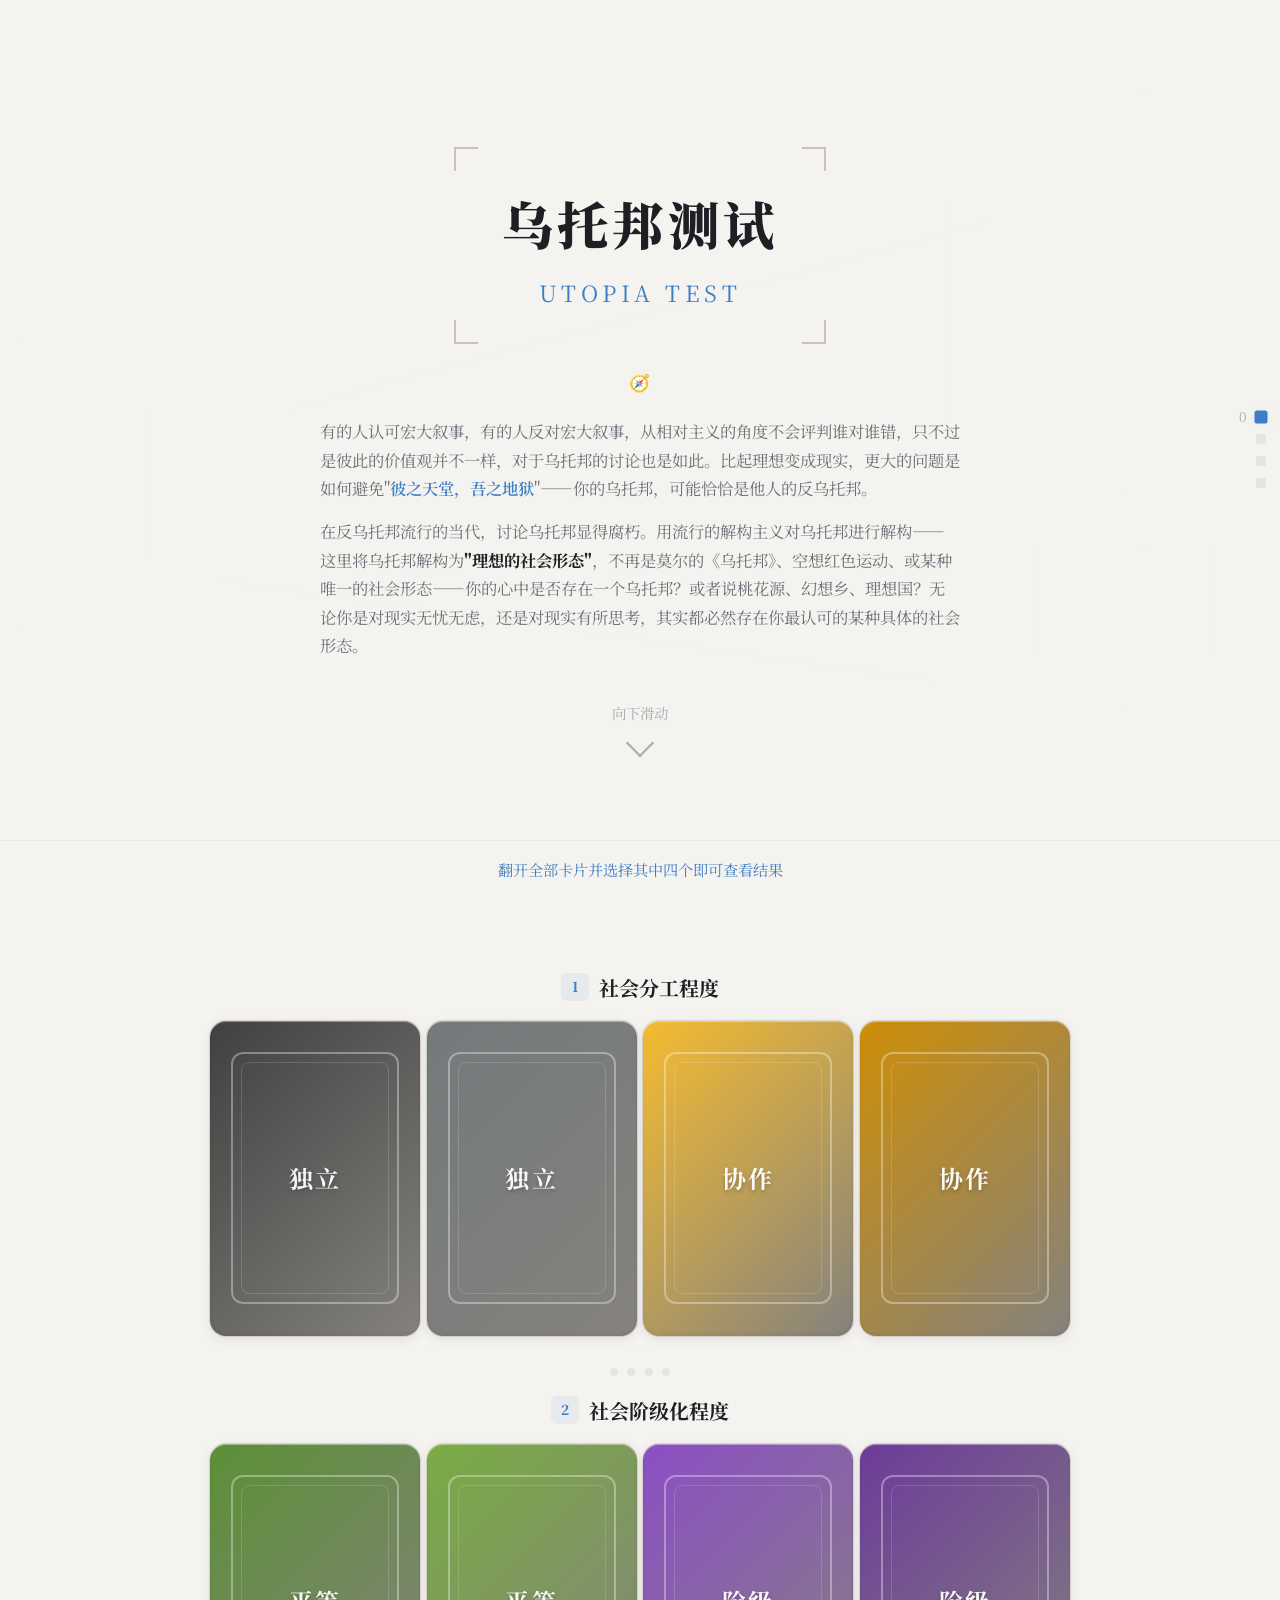
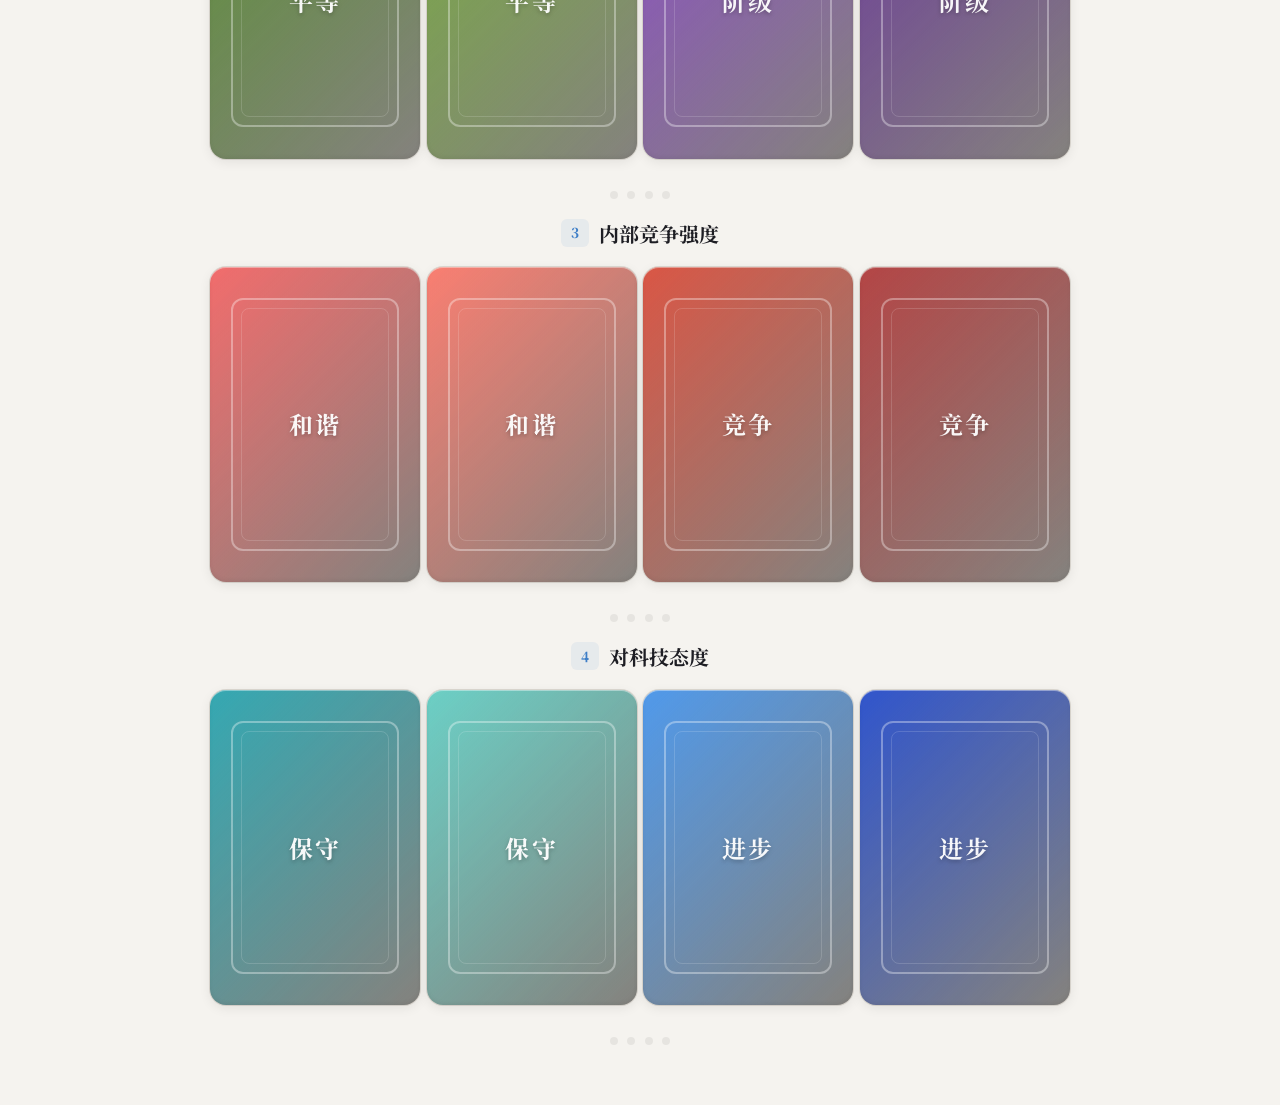
<file: docs/index.html>
<!DOCTYPE html>
<html lang="zh-CN">
<head>
    <meta charset="UTF-8">
    <meta name="viewport" content="width=device-width, initial-scale=1.0, maximum-scale=1.0, user-scalable=no">
    <title>乌托邦测试 — Utopia Test</title>
    <link rel="preconnect" href="https://fonts.googleapis.com">
    <link rel="preconnect" href="https://fonts.gstatic.com" crossorigin>
    <link href="https://fonts.googleapis.com/css2?family=Noto+Serif+SC:wght@400;700;900&display=swap" rel="stylesheet">
    <link rel="stylesheet" href="static/css/style.css">
</head>
<body>
    <!-- 背景装饰 -->
    <div class="bg-decor">
        <div class="bg-hex bg-hex-1"></div>
        <div class="bg-hex bg-hex-2"></div>
        <div class="bg-hex bg-hex-3"></div>
        <div class="bg-line bg-line-1"></div>
        <div class="bg-line bg-line-2"></div>
    </div>

    <main id="app">

        <!-- ====== Intro ====== -->
        <section id="intro" class="section intro-section">
            <div class="intro-content">
                <div class="title-frame">
                    <div class="title-frame-corner tl"></div>
                    <div class="title-frame-corner tr"></div>
                    <div class="title-frame-corner bl"></div>
                    <div class="title-frame-corner br"></div>
                    <h1 class="main-title">
                        <span class="title-line">乌托邦测试</span>
                        <span class="title-line en">Utopia Test</span>
                    </h1>
                </div>
                <p class="intro-tagline">🧭</p>
                <div class="intro-text">
                    <p>有的人认可宏大叙事，有的人反对宏大叙事，从相对主义的角度不会评判谁对谁错，只不过是彼此的价值观并不一样，对于乌托邦的讨论也是如此。比起理想变成现实，更大的问题是如何避免"<em>彼之天堂，吾之地狱</em>"——你的乌托邦，可能恰恰是他人的反乌托邦。</p>
                    <p>在反乌托邦流行的当代，讨论乌托邦显得腐朽。用流行的解构主义对乌托邦进行解构——这里将乌托邦解构为<strong>"理想的社会形态"</strong>，不再是莫尔的《乌托邦》、空想红色运动、或某种唯一的社会形态——你的心中是否存在一个乌托邦？或者说桃花源、幻想乡、理想国？无论你是对现实无忧无虑，还是对现实有所思考，其实都必然存在你最认可的某种具体的社会形态。</p>
                </div>
                <div class="scroll-hint">
                    <span>向下滑动</span>
                    <div class="scroll-arrow"></div>
                </div>
            </div>
        </section>

        <!-- ====== Cards (built by JS) ====== -->
        <section id="cards" class="section cards-section"></section>

        <!-- ====== Result ====== -->
        <section id="result" class="section result-section hidden">
            <div id="result-content"></div>
        </section>

    </main>

    <nav id="side-progress" class="side-progress">
        <span class="sp-dot" data-sp="0"></span>
        <span class="sp-dot" data-sp="1"></span>
        <span class="sp-dot" data-sp="2"></span>
        <span class="sp-dot" data-sp="3"></span>
    </nav>

    <div id="bottom-hint" class="bottom-hint hidden">
        <span>翻开全部卡片并选择其中四个即可查看结果</span>
    </div>

    <div id="toast" class="toast hidden"></div>

    <div id="confirm-modal" class="modal-overlay hidden">
        <div class="modal-box">
            <p class="modal-text">是否查看结果？</p>
            <div class="modal-buttons">
                <button id="btn-yes" class="modal-btn btn-primary">是</button>
                <button id="btn-no" class="modal-btn btn-secondary">否</button>
            </div>
        </div>
    </div>

    <script>
    // 内嵌数据以支持 file:// 协议直接打开（避免 fetch CORS 限制）
    // 与 data/dimensions.json 和 data/results.json 保持同步
    window.DIMENSIONS_DATA = [{"id":0,"key":"division","name":"社会分工程度","abbr_left":"I (独)","abbr_right":"C (协)","poles":{"left":"独立 (I)","right":"协作 (C)","left_char":"独","right_char":"协"},"labels":{"-2":"自我主宰","-1":"自给自足","1":"简单分工","2":"复杂分工"},"cards":{"-2":{"text":"个体自给自足自治，独立自主解决一切，仅在某些情况如灾难动员时参与社会分工","abbr":"独立","color":"#404040","color_name":"黑色"},"-1":{"text":"个体自给自足自治为主，仅部分非必需品最低限度地参与社会分工，即便退出也不会损失太多","abbr":"独立","color":"#73797B","color_name":"灰色"},"1":{"text":"个体尽可能参与社会分工来获取效益，仅在必需品上追求自给自足，以此留有退路","abbr":"协作","color":"#F4BB30","color_name":"金色"},"2":{"text":"复杂的社会分工带来更高的社会效益；我为人人，人人为我，此为社会发展的正道","abbr":"协作","color":"#CD8E07","color_name":"深金"}}},{"id":1,"key":"class","name":"社会阶级化程度","abbr_left":"E (平)","abbr_right":"C (阶)","poles":{"left":"平等 (E)","right":"阶级 (C)","left_char":"平","right_char":"阶"},"labels":{"-2":"实质平等","-1":"平等优先","1":"效益优先","2":"阶级秩序"},"cards":{"-2":{"text":"无阶级，个体间实质平等","abbr":"平等","color":"#5C8F37","color_name":"墨绿"},"-1":{"text":"只允许必要的特权阶级存在，当社会平等与社会效益冲突时，平等优先","abbr":"平等","color":"#79AB43","color_name":"绿色"},"1":{"text":"为追求社会效益不吝啬为精英赋予特权，或者说社会效益是精英被赋予特权的义务；社会平等与社会效益冲突时，社会效益优先","abbr":"阶级","color":"#8B4EC4","color_name":"紫色"},"2":{"text":"一个社会是一个复杂巨系统，所谓阶级就是系统存在的基础；平等有时就像系统的癌症，彼此平等的癌细胞的胜利最终会带来整个系统的灭亡","abbr":"阶级","color":"#6C3B99","color_name":"深紫"}}},{"id":2,"key":"competition","name":"内部竞争强度","abbr_left":"H (和)","abbr_right":"C (竞)","poles":{"left":"和谐 (H)","right":"竞争 (C)","left_char":"和","right_char":"竞"},"labels":{"-2":"羁绊共生","-1":"合作协调","1":"有限竞争","2":"完全竞争"},"cards":{"-2":{"text":"你中有我，我中有你，个体间相互支持，羁绊共生，不放弃任何个体，且个体的命运与组织的命运一致","abbr":"和谐","color":"#F16C6C","color_name":"粉色"},"-1":{"text":"比起竞争思维，更强调合作安排带来的效益；落后的个体和组织应得到照顾，不让其面临生存困难","abbr":"和谐","color":"#F97E71","color_name":"浅粉"},"1":{"text":"有限自由竞争，组织间通常优胜劣汰，个体的竞争结果关乎社会地位与生活状态，但不危及基本生存","abbr":"竞争","color":"#D95645","color_name":"红色"},"2":{"text":"完全自由竞争，组织间优胜劣汰，个体的竞争结果关乎社会地位与生活状态，更关乎生存","abbr":"竞争","color":"#B34545","color_name":"深红"}}},{"id":3,"key":"tech","name":"对科技态度","abbr_left":"C (守)","abbr_right":"P (进)","poles":{"left":"保守 (C)","right":"进步 (P)","left_char":"守","right_char":"进"},"labels":{"-2":"反对科技","-1":"警惕科技","1":"稳健探索","2":"科技为道"},"cards":{"-2":{"text":"科技为当下带来无尽祸害，科技的尽头是毁灭与末日","abbr":"保守","color":"#34A8B2","color_name":"灰青"},"-1":{"text":"所追求事物并不依赖科技，其对现实的破坏值得警惕","abbr":"保守","color":"#6BCFC5","color_name":"浅青"},"1":{"text":"科技是强大且危险的双刃剑，需仔细权衡收益与风险，稳健探索","abbr":"进步","color":"#5099EA","color_name":"天蓝"},"2":{"text":"科学技术值得作为最高追求，或者是意义本身","abbr":"进步","color":"#3055CC","color_name":"深蓝"}}}];
    window.RESULTS_DATA = [["IEHC",[-1,-1,-1,-1],"独平和守","每个个体或小共同体自给自足，社会仅在最必要时才组织集体行动。社会内部追求实质平等，个体间形成紧密的共生羁绊，不放弃任何成员。对技术持保守态度，所追求的生活方式不依赖先进科技。",[["桃花源","文学","陶渊明笔下的隐世村落，\"不知有汉，无论魏晋\"。自给自足的农业社会，无阶级、无竞争、无技术进步需求，是中国文化中最经典的田园乌托邦意象。"],["星露谷物语·鹈鹕镇","游戏","玩家逃离都市社畜生活，继承农场，在小镇种地、钓鱼、采矿，与村民建立深厚羁绊。一个小而美的自洽世界，每个人的劳动都被看见。"],["Cottagecore田园核","思潮","网络审美运动所投射的理想：乡下小屋、手作烘焙、刺绣园艺。对工业化和都市化的温柔拒绝，追求慢节奏的手工生活。"],["阿米什人社区","现实","美国宾夕法尼亚/俄亥俄等地的再洗礼派基督徒社区：拒绝现代电网与汽车，使用马车和传统农具。社区内部财产共享、互助建房，人人平等无阶级分化。以\"与世隔绝\"换取心灵的宁静。"],["瓦尔登湖式独居实验","文学","梭罗在马萨诸塞州瓦尔登湖畔的小木屋中独居两年：自耕自食，记录自然，反思文明。一个人的自给自足乌托邦——不依赖社会，也不被社会打扰。"],["吉卜力《幽灵公主》·虾夷村落","影视","室町时代的炼铁村落：在森林边缘与自然精灵共存，简单分工但人人平等，对外来者既防备又包容。技术停留在传统炼铁，对更\"进步\"的文明保持疏离。"],["哈比屯·夏尔","文学","托尔金笔下的霍比特人故乡：圆形洞穴、六顿餐食、烟草与园艺。无政府、无战争、无技术革新——唯有安宁与舒适。霍比特人对\"冒险\"的天然抵触，恰恰是对保守淳朴生活的坚守。"]]],["IEHP",[-1,-1,-1,1],"独平和进","个体或小共同体高度自治，拒绝大规模社会分工。内部平等、羁绊共生，不放弃任何人。对科技持开放态度，但将其服务于共同体福祉而非无限制增长。",[["罗贾瓦民主联邦","现实","叙利亚北部库尔德人建立的自治区域（2014至今）：直接民主、性别平等、多民族共治。小共同体自治网络替代中央集权。"],["萨帕塔运动","现实","墨西哥恰帕斯原住民自治社区（1994至今）：集体土地、女性领导、反对新自由主义。以地方自治实践可持续发展。"],["Solarpunk太阳社区","思潮","以可再生能源为基础的分布式社区愿景：每个社区能源自给，社群平等自治，技术（太阳能板、垂直农场、3D打印）服务于生态和谐的草根生活。反对大公司与集中式能源垄断。"],["无人深空","游戏","一个人，一颗星球，一艘飞船，整个星系；无数人，无数星球，无数飞船，星空闪烁。"],["Minecraft-养老服","游戏","无需解释，真正意义上的赛博乌托邦。"]]],["IECC",[-1,-1,1,-1],"独平竞守","自治的小共同体内部保持平等，但允许有限竞争以激发活力。个体通过竞争获取社会地位，但不危及基本生存。技术保守，维持传统生活节奏。",[["爱斯基摩人传统社会","现实","因纽特人等北极原住民的传统生活方式：小家庭群体自治，内部通过狩猎技能竞赛获取声望，但资源共享以确保群体生存。技术高度适应当地环境。"],["太平洋岛民酋长竞争制","现实","波利尼西亚等太平洋岛屿社会的传统制度：酋长通过声望竞争（礼物交换、航海成就）获取地位，但社会内部仍维持基本平等与互助。"],["维京人探险时代","现实","8-11世纪斯堪的纳维亚自由民社会：每个自由农民都是战士和航海者，通过海外劫掠和贸易竞争财富与声望。\"庭\"（Thing）议会人人可发言，航海技术在几百年里几乎未变。"],["苏格兰高地氏族传统","现实","18世纪前的高地部落：氏族间为草场和荣耀不断竞争，但氏族内部首领与族人共享宴席、共同战斗。风笛与格子呢纹章承载着不变的荣誉准则。"],["亚马逊部落仪式竞技","现实","亚马孙雨林中的雅诺马马人等部落：部落间持续竞争，但内部大体平等，通过集体狩猎和仪式性竞技（如棍击对决）解决冲突。技术完全依赖山林。"],["非洲马赛人跳跃竞赛","现实","肯尼亚和坦桑尼亚的马赛牧民：年轻武士（Moran）通过跳跃高度竞争勇士荣誉和社会地位，是有限竞争在传统平等社会中的典型体现。科技只体现在最基础的畜牧工具中。"]]],["IECP",[-1,-1,1,1],"独平竞进","个体高度自治，在平等的基础上进行开放竞争。技术被拥抱为赋能工具，使个体和小组能够自给自足的同时在全球网络中竞争和协作。",[["Minecraft","游戏","所有人自给自足，于生存而言基本无需分工；唯一的阶级是服主、管理员和玩家；没人需要被照顾，存在一些团体间的纷争（战斗爽）；从生电到mod，科技毫无上限。"]]],["ICHC",[-1,1,-1,-1],"独阶和守","小社会内部接受等级秩序，但不同阶层间有一种契约式的和谐共生关系。个体忠诚于自己的社群和位置，技术保守，重视传统。",[["梵蒂冈教廷","现实","天主教会中央治理体系：教宗/枢机主教/主教/神父/信徒的精密等级金字塔。内部以\"共融\"为核心理念，信仰共同体超越政治分歧。两千年来教义发展缓慢审慎，对科技变革持保守立场。"],["日本战国·伊贺忍者村落","现实","隐藏在群山中的忍者家族共同体：上忍/中忍/下忍等级分明，但村落内部相依为命。\"忍术\"实则是几百年不变的生存智慧，拒绝任何现代化的武装。"],["荒野大镖客·范德林帮","游戏","19世纪末美国西部的亡命之徒帮派：达奇为首领，成员各有角色层级，但帮派内部如家人般和谐。在文明逼近前坚持自由的生活方式。"],["教父·柯里昂家族","影视","马里奥·普佐笔下的黑手党家族：教父/军师/士兵的层级明确，但家族内部以荣誉和忠诚维系。抗拒社会变革，坚守\"旧国\"传统。"],["沙丘·弗里曼人社会","影视","阿拉基斯沙漠的弗里曼人：有纳伊布（首领）和萨亚迪娜（祭司）等层级，但部族内部有强韧的共生规范。水资源的极度匮乏塑造了其保守的技术观。"],["猎魔人·狼学派·凯尔莫罕","游戏","维瑟米尔与杰洛特等猎魔人构成的小型师徒社群：有严格的\"师傅-弟子\"等级，但彼此以命相交、生死与共。青草试炼的古老技术代代相传，从不\"改进\"。"]]],["ICHP",[-1,1,-1,1],"独阶和进","接受层级秩序的自洽社群，内部和谐但分层。技术被拥抱，但用来服务于共同体而非瓦解传统结构。",[["中世纪汉萨同盟城市","现实","北欧商业城市的自治同盟：有商会贵族和平民的层级，但城市内部有强烈的共同体认同。造船与航海技术进步服务于贸易网络。"],["现实家族企业王朝","现实","部分东亚家族企业集团：家族内部的层级与忠诚度极高，技术现代化服务于家族基业长青，而非打破既有结构。"],["中世纪工匠行会","现实","欧洲各城市的手工艺行会体系：师傅/工匠/学徒三级分明，但行会内部如兄弟般互助。技术通过师徒制代代精进——从哥特式教堂到精密钟表。"]]],["ICCC",[-1,1,1,-1],"独阶竞守","自治的社会单元中，层级分明且充满竞争。个体通过实力竞争获取地位。技术保守，强调人的原始能力和传统技巧。",[["斯巴达城邦","现实","古希腊全民军事化社会：严格的斯巴达人/边民/希洛人三层阶级。斯巴达人内部通过严酷训练和竞争获取荣誉。排斥奢侈和技术舒适。"],["蒙古草原部落联盟","现实","成吉思汗之前的蒙古草原：各部落有汗/贵族/平民的层级，部落间通过战争和竞技争夺草场。技术简单但军事组织高度发达。"],["中世纪骑士比武大赛","现实","12-15世纪欧洲骑士阶层的荣誉竞技：只有贵族骑士可以参赛，胜者赢取声望、领地与女士青睐。严苛的骑士守则约束竞争方式，武器技术在几百年里大致不变。"],["古罗马角斗士体系","现实","罗马竞技场中的微型社会：有顶级角斗士明星/普通角斗士/新人的层级分化，生死竞技决定一切。训练和武器完全沿用传统——竞技方式就是社会缩影。"],["《疯狂的麦克斯》废土世界","影视","末日后的澳大利亚废土：资源支配者（不死老乔）建立等级统治，战士们通过改装车辆竞赛争夺地位。技术退化到用铁链和火焰，但竞争比文明时代更残酷。"]]],["ICCP",[-1,1,1,1],"独阶竞进","极度自由的社会：个体自治，层级由竞争结果决定，技术被拥抱为竞争工具。最小政府，最大自由，适者生存。",[["Minecraft 千人社会实验","游戏","YouTube流行的社会实验，让千名玩家分在几个岛屿，最终演变成多个阵营相互攻伐，内斗争斗亦随时发生。"]]],["CEHC",[1,-1,-1,-1],"协平和守","成员积极参与社会分工与合作，但社会内部追求实质平等。个体间形成紧密的互助共生关系。技术保守，以手工艺和传统知识为荣。",[["阿米什社区","现实","阿米什社区最动人的场景：整个社区的男性在一个下午为新婚夫妇搭建完整的木制谷仓。无电力工具，只有人力协作。没有经济交换，只有社区的温暖。"],["莫尔《乌托邦》","文学","1516年同名著作中的岛屿共和国：公有制、6小时工作制、宗教宽容。城市是公社的联合，公民轮流下乡务农。"],["基布兹（早期）","现实","以色列集体农场（1909至今）：财产共有、集体抚养子女、直接民主。早期基布兹以农业和手工业为主，在平等与和谐中建设共同体。"],["双橡社区/Twin Oaks","现实","美国弗吉尼亚世俗公社（1967至今）：基于行为主义理想，劳动信用制度替代货币，收入共享。约90人，技术适度使用。"],["摩尔门教早期盐湖城开拓","现实","1847年杨百翰率领摩门教先驱抵达犹他：集体灌溉、集体防御、集体建设圣殿。在荒漠中通过精密的协作分工建成绿洲城市，技术停留在19世纪农具水平。"],["傅立叶法朗吉/Phalanx社区","现实","19世纪空想社会主义者傅立叶设想的合作社：约1600人的理想社区，按兴趣轮换工作，劳动与享乐合一。美国曾建立数十个法朗吉——虽大多短暂但影响深远。"]]],["CEHP",[1,-1,-1,1],"协平和进","社会高度分工协作，同时追求实质平等。个体间共生互助，不放弃任何人。技术用于解放劳动而非制造不平等，是服务人类的手段。",[["巴黎公社","现实","1871年巴黎工人建立的自治政府：废除常备军、政教分离、工人接管工厂。虽然仅存72天，但成为平等协作社会的旗帜。"],["哥斯达黎加","现实","废除军队的中美洲国家：将军事预算投入教育、医疗和生态保护。相对平等的社会结构，全民医保，可再生能源占比超过98%。证明平等、和谐与技术进步可以并存。"],["星际迷航·联邦","影视","后稀缺社会：复制机满足物质需求，无货币，人类为探索而存在于宇宙。个体自由与集体福祉完美平衡。"],["全自动豪华FALC","思潮","一种网络时代的左翼愿景：AI和机器人负责所有劳动，人类只负责创造、享乐和自我实现。全民基本收入只是过渡方案。"],["班克斯《文化》系列","文学","银河后稀缺文明：仁慈的AI主脑管理一切，人类无需工作，只需自我实现。技术被用来最大化个体的自由和幸福。"]]],["CECC",[1,-1,1,-1],"协平竞守","社会分工协作产出效益，但社会大体平等。允许有限竞争以激发活力，但保证生存底线。对技术持保守审慎态度。",[["古希腊奥林匹克运动会","现实","城邦不论大小平等参赛，以体育竞技替代军事冲突。\"神圣休战\"期间所有战争暂停。体育规则千年不变，技术在其中几乎无足轻重。"],["北欧合作社传统","现实","19-20世纪北欧的消费者合作社和生产者合作社运动：在市场经济中通过合作实现经济民主，内部平等投票，技术改良服务于成员福祉。"],["蒙德拉贡合作社联盟","现实","西班牙巴斯克地区的工人合作社网络（1956至今）：数万名工人共同所有，选聘管理者。在市场竞争中运作，但坚持平等原则。"],["新英格兰乡镇会议制度","现实","17-18世纪新英格兰的自治传统：全体居民在镇公所集会，平等发言、竞争公职。乡镇之间在商贸上竞争，但决策机制始终平等——此制度基本框架沿用至今。"]]],["CECP",[1,-1,1,1],"协平竞进","高度社会分工带来总体繁荣，社会大体平等。允许有限竞争以激发活力，但保证基本生存权和尊严。对技术持审慎拥抱态度。",[["新加坡","现实","高效的技术官僚治理+严格法治+花园城市+组屋制度。参与激烈的全球市场竞争，但保证全民住房和教育，民族平等，是秩序与内部有限竞争的典范。"],["疯狂动物城 Zootopia","影视","哺乳动物共存的大都会：\"Anyone can be anything。\"社会分工精细，虽然存在种族关系紧张、贫富差距的社会危机，但平等与科技进步依然是前进方向。"],["北欧社会民主主义","现实","瑞典/挪威/丹麦模式：高福利、高税收、自由市场+强力再分配。在效率与公平间寻求平衡，被很多温和左翼视为可实现的理想。"],["欧盟","现实","27国的主权协作体：成员国平等协商（理事会），跨国议会（欧洲议会），国内市场竞争与欧盟监管并存。以科技创新和绿色转型为核心战略，同时强调社会公平。"],["加密/Web3/DAO社区","思潮","去中心化自治组织：代码替代法律，智能合约替代政府。个体通过代币贡献获取影响力，技术赋予每个人平等的参与权。"],["开源软件运动生态","思潮","全球开发者社区围绕开源项目竞争与协作：声望来自贡献，代码自由流通。一种建立在技术基础上的去中心化社会原型。"],["维基解密的激进透明理想","思潮","阿桑奇构想的完全信息透明社会：任何个体都可以获取一切信息，权力被技术化地消解。一个由密码学和信息公开构建的、无秘密的平等世界。"],["比特币原教旨主义社区","思潮","中本聪白皮书所设想的纯粹点对点电子现金世界：无银行、无国家中介，每个个体通过算力获得平等的货币创造权。技术是解放的工具，也是信任的替代品。"]]],["CCHC",[1,1,-1,-1],"协阶和守","社会高度分工，接受阶级层级作为系统运作的基础。不同阶层间有和谐共生的意识形态。对技术持保守态度。",[["儒家社会","现实","孔子构想的尧舜禹\"大同\"社会：天子/诸侯/大夫/士/庶民各守其分，以礼乐维持天下和谐。技术服务于农业与祭祀，过度追求\"奇技淫巧\"反受批评。"],["柏拉图《理想国》","文学","哲学家为王的三层阶级（金/银/铁铜），废除统治阶级的私有财产。不同阶级各司其职，和谐共处，最智慧者掌权。"],["中世纪欧洲庄园制度","现实","9-15世纪欧洲的基本社会组织：领主/自由佃农/农奴的三层分工体系。庄园内所有人在宗教节庆中共同生活，技术千年来几乎未变——三圃轮作制维持了数百年。"],["伏尔泰·埃尔多拉多","文学","《老实人》中的黄金国：国王与臣民和谐相处，宝石如同石子般普通。拒绝外来\"进步\"——\"我们这里不需要修道院，因为没有不满的人。\"科技未介入这个完美但静止的社会。"]]],["CCHP",[1,1,-1,1],"协阶和进","高度分工的层级社会，各阶级各司其职，但拥抱技术作为提升整体福祉的手段。重视集体利益下的技术进步。",[["大唐盛世","现实","7-9世纪的中华帝国巅峰：三省六部制精密运转，科举使平民亦可入仕。胡汉融合、宗教宽容、诗歌繁荣——既存在阶级又充满流动，技术文化（雕版印刷、火药）世界领先。"],["日本经济奇迹（战后至80年代）","现实","通产省/六大企业系列/终身雇用制构建的精巧层级：从社长到新入社员，每个人在\"会社\"中找到归属与荣光。\"和\"的精神将层级转化为协力，技术立国推动全球第二经济体。"],["蜂巢思维","游戏/影视","只有一个至高者，其他个体皆是无自我意志的手足。代表为《黑客帝国》的主脑、《原神》艾尔海森个人剧情、《群星》中的蜂巢国度。"]]],["CCCC",[1,1,1,-1],"协阶竞守","高度分工的阶级社会，不同阶层间的竞争决定地位。对技术持保守态度，重视传统权力结构和社会规范。",[["晚清","现实","文明的正面是规范与礼仪的鎏金，文明的背面是生存与反抗的磨砂。是农业文明的巅峰，也是马尔萨斯陷阱的悲哀证明。"],["沙丘帝国","影视","封建星际帝国：兰兹拉德各大家族通过政治和军事竞争维持地位，香料垄断是权力基石。技术因\"芭特勒圣战\"而被严格限制，禁止思维机器。"],["冰与火之歌·自由贸易城邦","文学","厄斯索斯大陆的九大自由城邦：奴隶/自由民/总督的阶梯体系，各城邦通过商业和暗杀竞争。瓦雷利亚钢的锻造技术早已失传——\"进步\"在这些古老城市中毫无意义。"],["雪国列车","影视","末日列车的严格阶级社会：从车尾到车头资源递减，前舱乘客通过既有特权维持地位。技术维持列车运行但封闭了社会流动。"]]],["CCCP",[1,1,1,1],"协阶竞进","极度复杂的社会分工，阶级分明，完全的竞争驱动一切。技术是最高的追求，甚至是意义本身。这是科技公司统治下的超竞争社会。",[["《赛博朋克2077》 ·夜之城","游戏","荒阪公司统治的未来都市：企业政府/街头帮派/普通市民的层级固化。人人义体改造，竞争永恒——军备竞赛式的义体升级就是社会的缩影。技术即权力，权力即生存。"],["迪拜/阿联酋","现实","石油资本驱动的奢华未来城市：免税、精英外籍劳工与底层劳工的极端分化。技术与财富决定社会位置，零所得税使富人趋之若鹜。"],["银翼杀手2049世界","影视","赛博朋克未来：生物工程人造人、霓虹美学、生态崩溃后的都市丛林。大公司掌握一切，个体在技术化的竞争中挣扎求存。"],["头号玩家·2045年世界","影视","现实世界衰败不堪，VR绿洲替代一切。绿洲内部是另一层竞争（寻宝竞赛），而现实中的社会层级被遗弃给了衰败。"],["《神经漫游者》·千叶城","文学","威廉·吉布森开创的赛博空间世界：巨型财阀（Zaibatsu）主宰一切，黑客在虚拟空间中竞争信息和财富。人体改造和AI是最核心的竞争工具——技术在阶级固化中反而加剧了不平等。"],["蜂巢主义","游戏","只有一个至高者，其他个体需要厮杀进化。代表为《星际争霸》虫族。"]]]];
    </script>
    <script src="static/js/i18n.js"></script>
    <script src="static/js/app.js"></script>
</body>
</html>
</file>
<file: docs/static/css/style.css>
/* ==============================================
   乌托邦测试 — Utopia Test
   设计参考: 明日方舟:终末地 (游戏化UI, 几何美学)
   整体浅色主题
   ============================================== */

*,*::before,*::after{box-sizing:border-box;margin:0;padding:0}

:root{
    --bg-primary:#f5f3ef;
    --bg-secondary:#edeae5;
    --bg-card:#fafaf8;
    --text-primary:#1e1e24;
    --text-secondary:#6e6e78;
    --text-muted:#a8a8b0;
    --accent:#3d7ec7;
    --accent-soft:rgba(61,126,199,.08);
    --gold:#b8842e;
    --gold-soft:rgba(184,132,46,.08);
    --border:#ddd9d2;
    --border-strong:#c8c3ba;
    --font-body:"Noto Serif SC","Source Han Serif CN","SimSun","STSong","NSimSun",serif;
    --font-display:"Noto Serif SC","Source Han Serif CN","SimSun",serif;
}

html{scroll-behavior:smooth;}
body{
    font-family:var(--font-body);
    background:var(--bg-primary);
    color:var(--text-primary);
    font-size:17px;line-height:1.75;
    min-height:100vh;overflow-x:hidden;
    -webkit-font-smoothing:antialiased;
    -webkit-text-size-adjust:100%;
}

/* ===== Background Decorations ===== */
.bg-decor{position:fixed;inset:0;pointer-events:none;z-index:0;overflow:hidden;}
.bg-hex{
    position:absolute;width:300px;height:340px;
    opacity:.03;border:1px solid var(--text-muted);
    clip-path:polygon(50% 0,100% 25%,100% 75%,50% 100%,0 75%,0 25%);
}
.bg-hex-1{top:10%;right:-5%;width:400px;height:460px;}
.bg-hex-2{bottom:30%;left:-8%;width:250px;height:290px;}
.bg-hex-3{top:55%;right:5%;width:180px;height:210px;opacity:.02;}
.bg-line{
    position:absolute;height:1px;
    background:linear-gradient(90deg,transparent,var(--text-muted),transparent);
    opacity:.04;width:60%;
}
.bg-line-1{top:35%;left:20%;transform:rotate(-15deg);}
.bg-line-2{top:70%;left:15%;transform:rotate(8deg);}

/* ===== Sections ===== */
#app{position:relative;z-index:1;}
.section{min-height:100vh;display:flex;flex-direction:column;align-items:center;justify-content:center;padding:2rem 1.5rem;position:relative;}

/* ===== Intro ===== */
.intro-section{text-align:center;}
.intro-content{max-width:640px;}
.title-frame{
    position:relative;display:inline-block;
    padding:2rem 3rem;margin-bottom:1.5rem;
}
.title-frame-corner{
    position:absolute;width:24px;height:24px;
    border-color:var(--border-strong);border-style:solid;
}
.title-frame-corner.tl{top:0;left:0;border-width:2px 0 0 2px;}
.title-frame-corner.tr{top:0;right:0;border-width:2px 2px 0 0;}
.title-frame-corner.bl{bottom:0;left:0;border-width:0 0 2px 2px;}
.title-frame-corner.br{bottom:0;right:0;border-width:0 2px 2px 0;}

.main-title{display:flex;flex-direction:column;gap:.3rem;}
.title-line{font-family:var(--font-display);font-size:clamp(2.2rem,5vw,3.2rem);font-weight:900;letter-spacing:.08em;color:var(--text-primary);}
.title-line.en{font-size:clamp(1rem,2.5vw,1.4rem);letter-spacing:.2em;color:var(--accent);font-weight:400;text-transform:uppercase;}

.intro-tagline{font-size:1.05rem;color:var(--text-secondary);margin-bottom:1.2rem;letter-spacing:.05em;}
.intro-divider{display:flex;align-items:center;justify-content:center;margin-bottom:2rem;}
.divider-diamond{width:8px;height:8px;background:var(--accent);transform:rotate(45deg);opacity:.4;}

.intro-text{text-align:left;font-size:1.02rem;color:var(--text-secondary);}
.intro-text p{margin-bottom:.9em;}
.intro-text em{font-style:normal;color:var(--accent);font-weight:600;}
.intro-text strong{color:var(--text-primary);font-weight:700;}

.scroll-hint{margin-top:2.5rem;display:flex;flex-direction:column;align-items:center;gap:.5rem;color:var(--text-muted);font-size:.9rem;animation:fadeInUp 1.5s ease-out 1.5s both;}
.scroll-arrow{width:20px;height:20px;border-right:2px solid var(--text-muted);border-bottom:2px solid var(--text-muted);transform:rotate(45deg);animation:bounceDown 2s ease-in-out infinite;}
@keyframes bounceDown{0%,100%{transform:rotate(45deg) translateY(0)}50%{transform:rotate(45deg) translateY(8px)}}
@keyframes fadeInUp{from{opacity:0;transform:translateY(20px)}to{opacity:1;transform:translateY(0)}}

/* ===== Side Progress ===== */
.side-progress{position:fixed;right:14px;top:50%;transform:translateY(-50%);display:flex;flex-direction:column;gap:12px;z-index:100;}
.sp-dot{width:10px;height:10px;border-radius:2px;background:rgba(0,0,0,.06);transition:all .3s;position:relative;}
.sp-dot.done{background:var(--gold);box-shadow:0 0 6px var(--gold-soft);}
.sp-dot.current{background:var(--accent);box-shadow:0 0 8px var(--accent-soft);transform:scale(1.3);}
.sp-dot::after{content:attr(data-sp);position:absolute;right:16px;top:50%;transform:translateY(-50%);font-size:.65rem;color:var(--text-muted);white-space:nowrap;opacity:0;transition:opacity .3s;}
.sp-dot.done::after,.sp-dot.current::after{opacity:1;}

/* ===== Cards Section ===== */
.cards-section{justify-content:flex-start;padding-top:4rem;gap:0.35rem;min-height:auto;padding-bottom:3rem;}

/* ===== Dimension Group ===== */
.dimension-group{width:100%;max-width:900px;min-height:35vh;display:flex;flex-direction:column;align-items:center;justify-content:center;padding:0.35rem 0;position:relative;}
.dim-title{display:flex;align-items:center;gap:.6rem;font-size:1.25rem;font-weight:700;color:var(--text-primary);margin-bottom:1rem;text-align:center;}
.dim-num{display:inline-flex;align-items:center;justify-content:center;width:28px;height:28px;border-radius:6px;background:var(--accent-soft);color:var(--accent);font-size:.85rem;font-weight:800;}

/* ===== Card Row (Grid) ===== */
.card-row{display:grid;grid-template-columns:repeat(4,1fr);gap:0.4rem;width:100%;max-width:860px;margin:0 auto 1rem;}

/* ===== Card Wrapper ===== */
.card-wrapper{width:100%;aspect-ratio:2/3;perspective:1000px;cursor:pointer;-webkit-tap-highlight-color:transparent;transition:transform .2s;justify-self:center;}
.card-wrapper.card-press{transform:scale(.93);}
.card-wrapper:active{transform:scale(.93);}

/* ===== Card ===== */
.card{width:100%;height:100%;position:relative;transform-style:preserve-3d;transition:transform .55s cubic-bezier(.4,0,.2,1);border-radius:16px;}
.card::before{content:'';position:absolute;inset:-1px;border-radius:17px;background:var(--border);z-index:-1;}

.card-face{position:absolute;inset:0;border-radius:16px;backface-visibility:hidden;-webkit-backface-visibility:hidden;overflow:hidden;}
.card-front{display:flex;align-items:center;justify-content:center;box-shadow:inset 0 1px 0 rgba(255,255,255,.4),inset 0 -2px 4px rgba(0,0,0,.06),0 3px 12px rgba(0,0,0,.08);}
.card-front-pattern{display:flex;align-items:center;justify-content:center;width:80%;height:80%;border:2px solid rgba(255,255,255,.35);border-radius:12px;position:relative;}
.card-front-pattern::before{content:'';position:absolute;inset:8px;border:1px solid rgba(255,255,255,.15);border-radius:8px;}
.card-front-label{font-family:var(--font-display);font-size:clamp(1.1rem,2.5vw,1.5rem);font-weight:700;color:rgba(255,255,255,.95);letter-spacing:.1em;text-shadow:0 2px 4px rgba(0,0,0,.25);}

/* ===== Card Back ===== */
.card-back{
    background:var(--bg-card);
    transform:rotateY(180deg);
    display:flex;align-items:center;justify-content:center;
    padding:0;border:none;
    box-shadow:0 2px 10px rgba(0,0,0,.06);
    overflow:hidden;
}
.card-back::before{content:none;}
.card-back::after{content:none;}
.card-back-text{
    font-size:1rem;line-height:1.6;color:var(--text-primary);
    text-align:center;word-break:normal;overflow-wrap:break-word;
    padding:1.2rem 1rem;width:100%;
}

/* ===== Card States ===== */
.card-wrapper.flipped-revealed .card,.card-wrapper.selected .card{transform:rotateY(180deg);}
.card-wrapper.selected .card-back{box-shadow:0 0 0 2px rgba(184,132,46,.25),0 4px 16px rgba(184,132,46,.1);}

/* ===== Dust ===== */
.dust-particle{position:fixed;width:4px;height:4px;border-radius:50%;opacity:.6;pointer-events:none;z-index:999;}
@keyframes dustBurst{0%{opacity:.7;transform:translate(0,0) scale(1)}100%{opacity:0;transform:translate(var(--dx),var(--dy)) scale(.3)}}

/* ===== Hover ===== */
.card-wrapper:hover .card{transform:scale(1.03);}
.card-wrapper.flipped-revealed:hover .card,.card-wrapper.selected:hover .card{transform:rotateY(180deg) scale(1.03);}

/* ===== Pulse ===== */
.card-wrapper:not(.flipped-revealed):not(.selected) .card-front{animation:cardPulse 3s ease-in-out infinite;}
@keyframes cardPulse{0%,100%{box-shadow:inset 0 1px 0 rgba(255,255,255,.4),0 2px 8px rgba(0,0,0,.06)}50%{box-shadow:inset 0 1px 0 rgba(255,255,255,.5),0 4px 16px rgba(61,126,199,.1)}}

/* ===== Dim Progress Dots ===== */
.dim-progress{display:flex;gap:.6rem;margin-top:1rem;}
.dot{width:8px;height:8px;border-radius:50%;background:rgba(0,0,0,.06);transition:all .3s;}
.dot.revealed{background:rgba(0,0,0,.25);}
.dot.selected{background:var(--gold);transform:scale(1.3);box-shadow:0 0 8px var(--gold-soft);}

/* ===== Bottom Hint ===== */
.bottom-hint{position:fixed;bottom:0;left:0;right:0;background:rgba(245,243,239,.97);border-top:1px solid var(--accent-soft);padding:1rem;text-align:center;color:var(--accent);font-size:.95rem;z-index:400;backdrop-filter:blur(10px);transition:opacity .3s;}
.bottom-hint.hidden{opacity:0;pointer-events:none;}
.bottom-trigger{height:1px;width:100%;}

/* ===== Toast ===== */
.toast{position:fixed;bottom:5rem;left:50%;transform:translateX(-50%);background:rgba(30,30,36,.95);color:#fff;padding:.75rem 1.5rem;border-radius:8px;font-size:.95rem;z-index:1000;transition:opacity .3s,transform .3s;backdrop-filter:blur(10px);}
.toast.hidden{opacity:0;transform:translateX(-50%) translateY(20px);pointer-events:none;}

/* ===== Modal ===== */
.modal-overlay{position:fixed;inset:0;background:rgba(0,0,0,.35);display:flex;align-items:center;justify-content:center;z-index:1000;animation:fadeIn .3s ease;}
.modal-overlay.hidden{display:none;}
.modal-box{background:var(--bg-card);border:1px solid var(--border);border-radius:20px;padding:2.5rem 3rem;text-align:center;max-width:90vw;box-shadow:0 12px 40px rgba(0,0,0,.1);animation:modalSlideUp .4s ease;}
.modal-text{font-size:1.2rem;font-weight:600;margin-bottom:2rem;color:var(--text-primary);}
.modal-buttons{display:flex;gap:1rem;justify-content:center;}
.modal-btn{padding:.75rem 2.5rem;border-radius:10px;font-size:1.05rem;font-weight:600;cursor:pointer;border:none;transition:transform .2s;}
.modal-btn:hover{transform:scale(1.05);}
.btn-primary{background:var(--gold);color:#fff;}
.btn-secondary{background:var(--bg-secondary);color:var(--text-primary);border:1px solid var(--border);}
@keyframes fadeIn{from{opacity:0}to{opacity:1}}
@keyframes modalSlideUp{from{transform:translateY(30px);opacity:0}to{transform:translateY(0);opacity:1}}

/* ===== Result Page ===== */
.result-section{display:flex;flex-direction:column;align-items:center;min-height:100vh;padding:4rem 1.5rem;overflow-y:auto;}
.result-section.hidden{display:none;}
.result-container{max-width:680px;width:100%;margin:0 auto;position:relative;animation:fadeInUp .5s ease;}

.result-illustration{width:100%;aspect-ratio:2/1;border-radius:20px;display:flex;align-items:center;justify-content:center;margin-bottom:2rem;border:1px solid var(--border);background:linear-gradient(135deg,#e8e4dd,#f0ece5)!important;}
.result-code{font-size:2.5rem;font-weight:900;letter-spacing:.15em;color:var(--accent);font-family:var(--font-display);}
.result-title{text-align:center;font-size:1.5rem;font-weight:700;margin-bottom:1rem;}
.result-dim-tags{display:flex;flex-wrap:wrap;justify-content:center;gap:.5rem;margin-bottom:1.5rem;}
.res-dim-tag{padding:.3rem .8rem;border-radius:20px;font-size:.85rem;border:1px solid;font-weight:500;}
.section-heading{font-size:1rem;font-weight:700;color:var(--text-primary);margin-bottom:.8rem;padding-bottom:.4rem;border-bottom:1px solid var(--border);display:flex;align-items:center;gap:.5rem;}
.section-heading::before{content:'';width:4px;height:14px;background:var(--accent);border-radius:2px;}

/* Examples */
.example-item{margin-bottom:.75rem;padding:.75rem 1rem;background:var(--bg-card);border-radius:10px;border:1px solid var(--border);}
.example-header{display:flex;align-items:baseline;gap:.5rem;margin-bottom:.2rem;}
.example-name{font-weight:600;color:var(--text-primary);font-size:1rem;}
.example-type{font-size:.78rem;color:var(--text-muted);}
.example-desc{font-size:.9rem;line-height:1.6;color:var(--text-secondary);}

/* Dim Details */
.result-dim-details{margin-bottom:2.5rem;}
.dim-detail-item{margin-bottom:.6rem;padding:.7rem 1rem;background:var(--bg-card);border-radius:10px;border:1px solid var(--border);}
.dim-detail-header{display:flex;align-items:baseline;gap:.5rem;margin-bottom:.2rem;}
.dim-detail-name{font-weight:600;font-size:.9rem;color:var(--text-primary);}
.dim-detail-label{font-size:.85rem;font-weight:500;}
.dim-detail-text{font-size:.9rem;line-height:1.6;color:var(--text-secondary);}

/* Radar */
.result-chart-section{margin-bottom:2.5rem;}
.chart-wrapper{max-width:460px;margin:0 auto;background:var(--bg-card);border-radius:14px;padding:1.2rem;border:1px solid var(--border);}
.rarity-module{text-align:center;margin-top:1.2rem;display:flex;justify-content:center;gap:2.5rem;}
.rarity-item{text-align:center;}
.rarity-value{font-size:1.5rem;font-weight:800;color:var(--gold);}
.rarity-label{font-size:.78rem;color:var(--text-muted);margin-top:.1rem;}

/* Card Matrix */
.card-dot-matrix{margin-top:1.2rem;padding:1rem 1rem .8rem;background:var(--bg-card);border-radius:12px;border:1px solid var(--border);}
.cm-title{text-align:center;font-family:var(--font-display);font-size:.9rem;font-weight:700;color:#b8842e;margin-bottom:.75rem;letter-spacing:.05em;}
.cm-row{margin-bottom:.55rem;}
.cm-row:last-child{margin-bottom:0;}
.cm-dim-name{font-size:.7rem;color:var(--text-muted);margin-bottom:.22rem;font-family:var(--font-body);}
.cm-cards{display:grid;grid-template-columns:repeat(4,1fr);gap:.35rem;}
.cm-card{position:relative;border:1.5px solid;border-radius:7px;overflow:hidden;display:flex;flex-direction:column;align-items:center;justify-content:center;height:54px;background:#fafaf8;}
.cm-fill{position:absolute;bottom:0;left:0;right:0;opacity:.22;border-radius:0 0 5px 5px;transition:height .5s ease;}
.cm-pct{font-size:.88rem;font-weight:800;font-family:var(--font-display);position:relative;z-index:1;line-height:1;}
.cm-label{font-size:.62rem;color:#6e6e78;font-family:var(--font-body);position:relative;z-index:1;white-space:nowrap;margin-top:1px;}

/* Ending */
.result-ending{margin-bottom:2rem;padding:1.5rem;background:var(--bg-card);border-radius:14px;border:1px solid var(--border);}
.result-ending p{line-height:1.8;color:var(--text-secondary);font-size:.95rem;margin-bottom:.8rem;}
.result-ending p:last-child{margin-bottom:0;}
.result-ending em{font-style:normal;}
.ending-sep{text-align:center;font-family:var(--font-display);font-size:.95rem;font-weight:700;color:var(--text-muted);margin-bottom:1rem;letter-spacing:.3em;}
.result-ending-hint{color:var(--text-muted)!important;font-size:.72rem!important;line-height:1.4!important;user-select:none;opacity:0;transition:opacity .4s;}
.result-ending:hover .result-ending-hint{opacity:.5;}

/* Share */
.share-btn{display:block;width:100%;max-width:300px;margin:0 auto;padding:.9rem 2rem;background:linear-gradient(135deg,var(--gold),#a07428);color:#fff;border:none;border-radius:12px;font-size:1.05rem;font-weight:700;cursor:pointer;transition:transform .2s,box-shadow .2s;box-shadow:0 2px 12px rgba(184,132,46,.2);}
.share-btn:hover{transform:scale(1.03);box-shadow:0 4px 20px rgba(184,132,46,.3);}

/* GitHub Link */
.github-btn{display:flex;align-items:center;justify-content:center;gap:.4rem;width:100%;max-width:300px;margin:.6rem auto 0;padding:.6rem 2rem;background:var(--bg-card);color:var(--text-secondary);border:1px solid var(--border);border-radius:10px;font-size:.9rem;font-weight:500;text-decoration:none;cursor:pointer;transition:background .2s,border-color .2s;font-family:var(--font-body);}
.github-btn:hover{background:var(--bg-secondary);border-color:var(--border-strong);color:var(--text-primary);}
.github-btn svg{flex-shrink:0;}

/* QR Code — hidden in result */
.qr-export{position:absolute;bottom:6px;right:6px;width:36px;height:36px;opacity:.04;pointer-events:none;display:none;}

/* User Example */
.user-example-section{margin-bottom:2rem;}
.user-example-input{width:100%;padding:.7rem .9rem;border:1px solid var(--border);border-radius:10px;font-size:.88rem;font-family:var(--font-body);resize:vertical;background:var(--bg-card);color:var(--text-primary);outline:none;transition:border .2s;box-sizing:border-box;}
.user-example-input:focus{border-color:var(--accent);}
.user-example-input::placeholder{color:#c0bbb2;}
.user-example-submit-btn{display:block;margin:.5rem 0 0 auto;padding:.4rem 1.4rem;background:var(--bg-secondary);color:var(--text-primary);border:1px solid var(--border);border-radius:8px;font-size:.85rem;font-family:var(--font-body);cursor:pointer;transition:background .2s;}
.user-example-submit-btn:hover{background:var(--border);}
.user-example-submit-btn:disabled{opacity:.5;cursor:default;}
.user-example-msg{text-align:right;font-size:.78rem;margin-top:.3rem;font-family:var(--font-body);}

/* ===== Responsive ===== */
@media(max-width:768px){
    .card-row{grid-template-columns:repeat(2,1fr);}
    .card-back-text{font-size:.9rem;line-height:1.5;}
    .dim-title{font-size:1.1rem;}
    .modal-box{padding:2rem;}
    .result-container{padding:0 .5rem;}
    .result-code{font-size:2rem;}
    .chart-wrapper{max-width:100%;width:100%;display:flex;justify-content:center;padding:.8rem;}
    .chart-wrapper canvas{max-width:100%!important;height:auto!important;}
    .rarity-value{font-size:1.3rem;}
    .side-progress{right:6px;gap:8px;}
    .sp-dot{width:8px;height:8px;}
    .bottom-hint{font-size:.85rem;padding:.8rem;}
    .title-frame{padding:1.5rem 2rem;}
    .title-frame-corner{width:18px;height:18px;}
}
@media(max-width:480px){
    .card-row{grid-template-columns:repeat(2,1fr);gap:.5rem;}
    .card-back-text{font-size:.85rem;padding:.6rem .5rem;}
    .card-wrapper{max-width:none;}
    .result-illustration{aspect-ratio:3/2;}
    .result-title{font-size:1.3rem;}
    .main-title .title-line:first-child{font-size:1.8rem;}
    .intro-content{padding:0 .5rem;}
    body{font-size:16px;}
    .rarity-module{gap:1.5rem;}
    .cm-cards{grid-template-columns:repeat(2,1fr);}
    .cm-card{height:44px;}
    .cm-pct{font-size:.78rem;}
    .cm-label{font-size:.55rem;}
    .user-example-input{font-size:.82rem;}
    .ending-sep{font-size:.85rem;}
}
</file>
